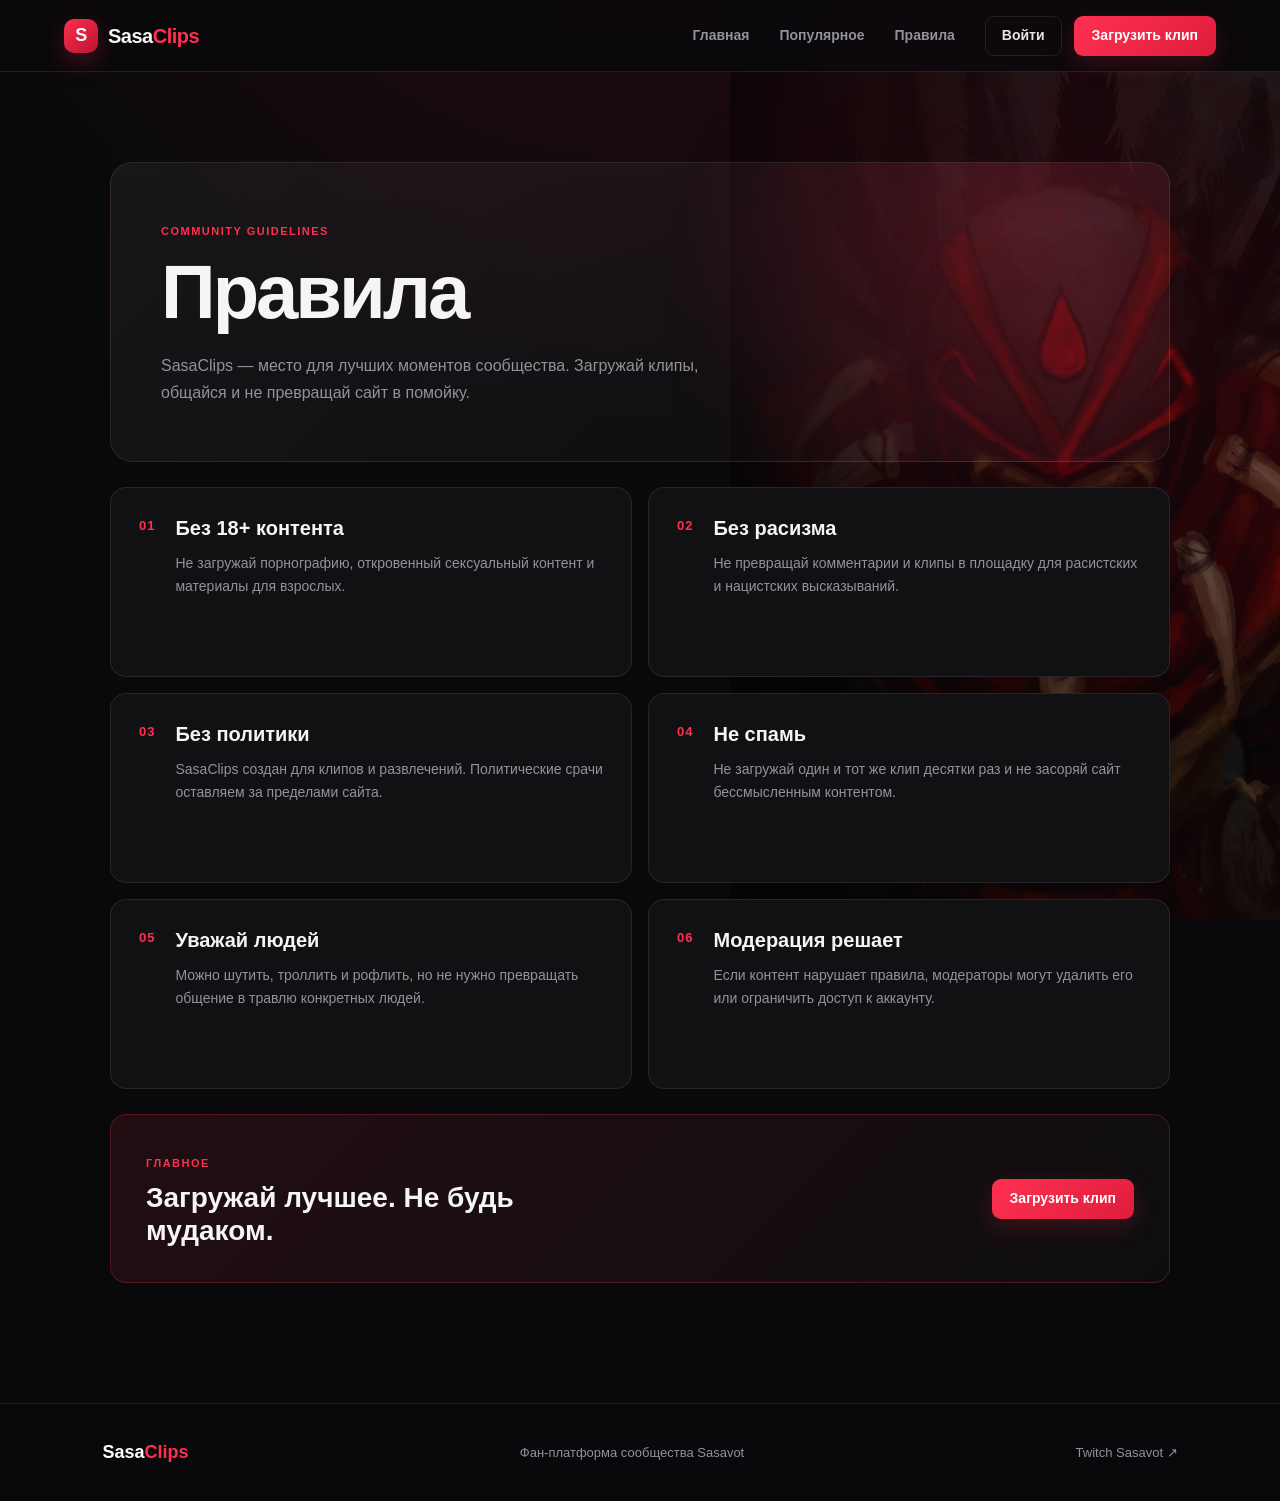
<file: rules.html>
<!DOCTYPE html>
<html lang="ru">

<head>

    <meta charset="UTF-8">

    <meta
        name="viewport"
        content="width=device-width, initial-scale=1.0"
    >

    <title>Правила — SasaClips</title>

    <link
        rel="stylesheet"
        href="style.css"
    >

</head>

<body>


<header class="navbar">


    <a
        href="index.html"
        class="logo"
    >

        <span class="logo-icon">
            S
        </span>

        <span>
            Sasa<span>Clips</span>
        </span>

    </a>


    <nav class="nav-links">

        <a href="index.html">
            Главная
        </a>

        <a href="index.html#clips">
            Популярное
        </a>

        <a href="rules.html">
            Правила
        </a>

    </nav>


    <div class="nav-actions">

        <a
            href="login.html"
            class="login-button"
        >
            Войти
        </a>


        <a
            href="upload.html"
            class="upload-button"
        >
            Загрузить клип
        </a>

    </div>

</header>


<main class="rules-page">


    <section class="rules-hero">

        <span class="section-label">
            COMMUNITY GUIDELINES
        </span>


        <h1>
            Правила
        </h1>


        <p>
            SasaClips — место для лучших моментов
            сообщества. Загружай клипы, общайся
            и не превращай сайт в помойку.
        </p>

    </section>


    <section class="rules-grid">


        <article class="rule-card">

            <div class="rule-number">
                01
            </div>


            <div>

                <h2>
                    Без 18+ контента
                </h2>


                <p>
                    Не загружай порнографию,
                    откровенный сексуальный контент
                    и материалы для взрослых.
                </p>

            </div>

        </article>


        <article class="rule-card">

            <div class="rule-number">
                02
            </div>


            <div>

                <h2>
                    Без расизма
                </h2>


                <p>
                    Не превращай комментарии и клипы
                    в площадку для расистских
                    и нацистских высказываний.
                </p>

            </div>

        </article>


        <article class="rule-card">

            <div class="rule-number">
                03
            </div>


            <div>

                <h2>
                    Без политики
                </h2>


                <p>
                    SasaClips создан для клипов
                    и развлечений. Политические
                    срачи оставляем за пределами сайта.
                </p>

            </div>

        </article>


        <article class="rule-card">

            <div class="rule-number">
                04
            </div>


            <div>

                <h2>
                    Не спамь
                </h2>


                <p>
                    Не загружай один и тот же клип
                    десятки раз и не засоряй сайт
                    бессмысленным контентом.
                </p>

            </div>

        </article>


        <article class="rule-card">

            <div class="rule-number">
                05
            </div>


            <div>

                <h2>
                    Уважай людей
                </h2>


                <p>
                    Можно шутить, троллить и рофлить,
                    но не нужно превращать общение
                    в травлю конкретных людей.
                </p>

            </div>

        </article>


        <article class="rule-card">

            <div class="rule-number">
                06
            </div>


            <div>

                <h2>
                    Модерация решает
                </h2>


                <p>
                    Если контент нарушает правила,
                    модераторы могут удалить его
                    или ограничить доступ к аккаунту.
                </p>

            </div>

        </article>


    </section>


    <section class="rules-footer-card">


        <div>

            <span class="section-label">
                Главное
            </span>


            <h2>
                Загружай лучшее.
                Не будь мудаком.
            </h2>

        </div>


        <a
            href="upload.html"
            class="upload-button"
        >
            Загрузить клип
        </a>

    </section>


</main>


<footer>


    <div class="footer-logo">
        Sasa<span>Clips</span>
    </div>


    <p>
        Фан-платформа сообщества Sasavot
    </p>


    <a
        href="https://www.twitch.tv/sasavot"
        target="_blank"
    >
        Twitch Sasavot ↗
    </a>


</footer>


<script src="auth.js"></script>


</body>

</html>
</file>
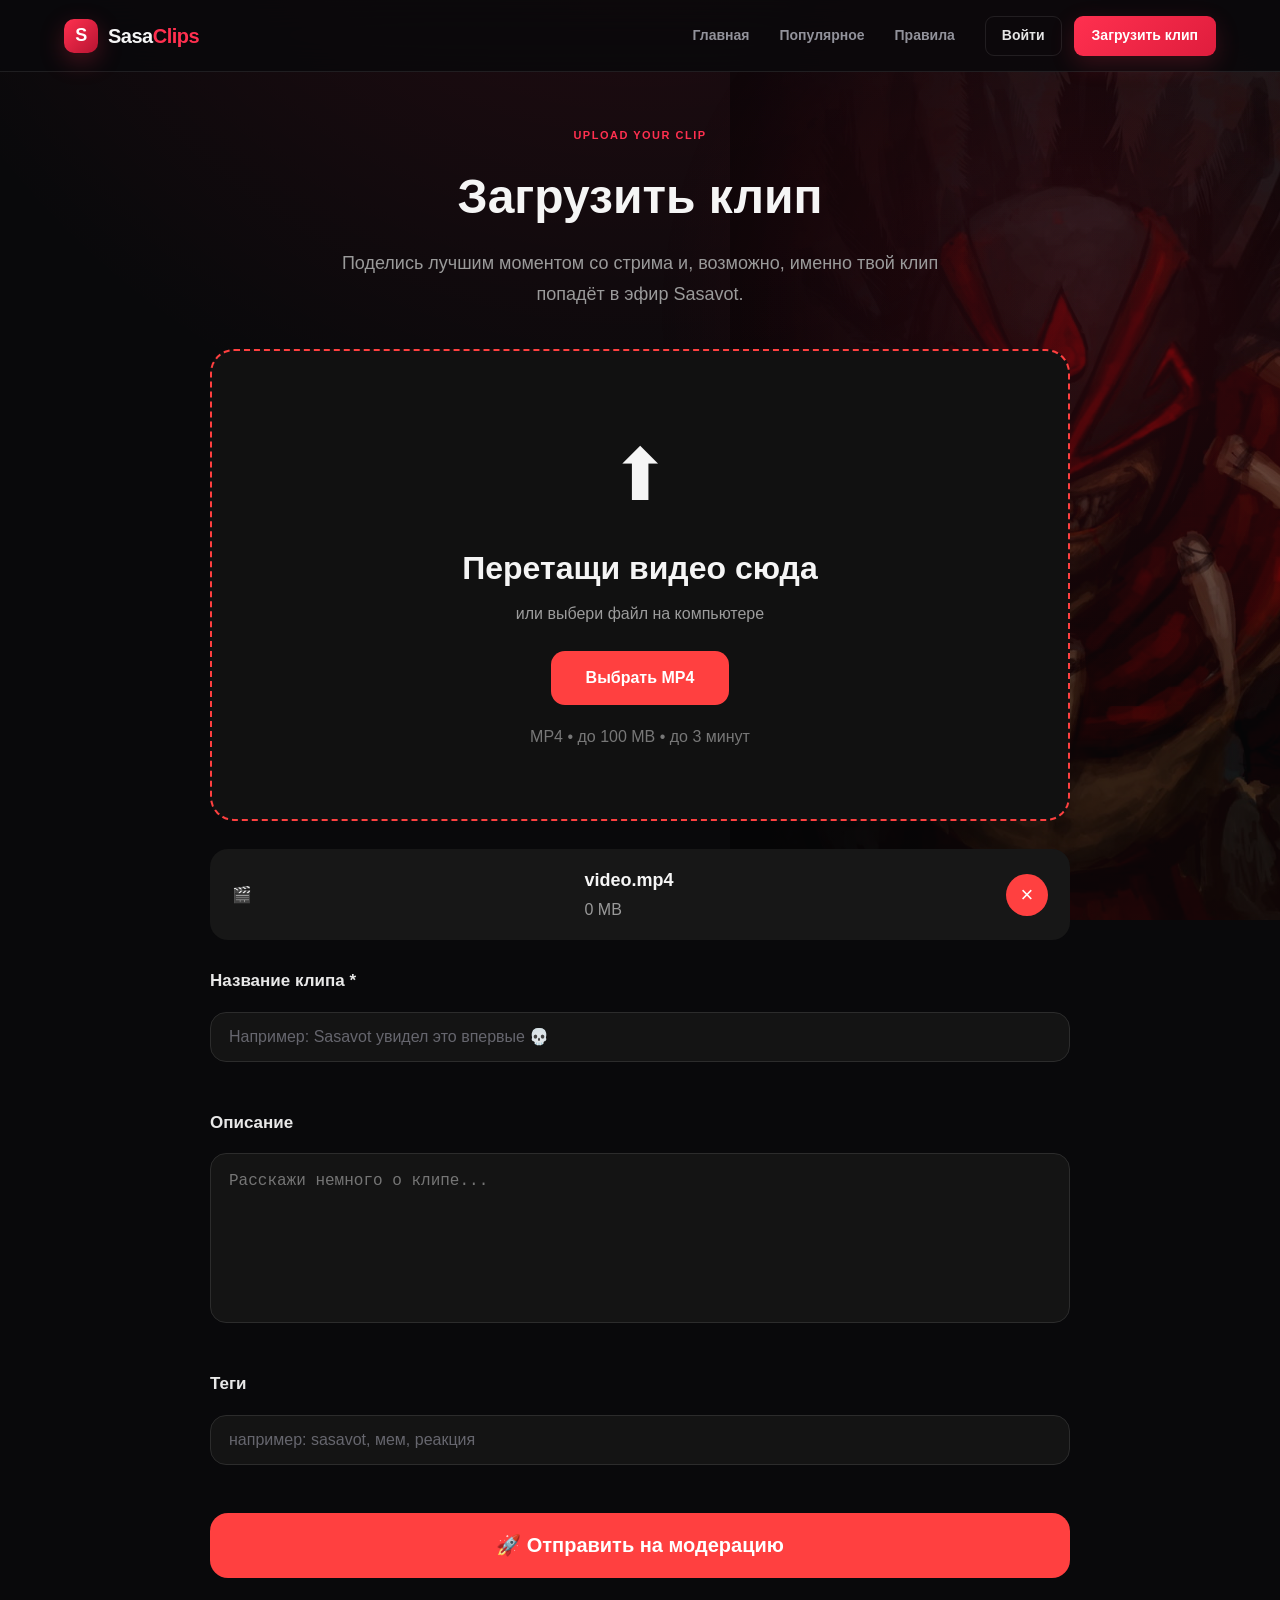
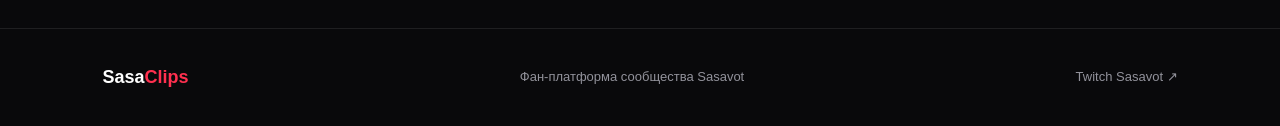
<file: upload.html>
<!DOCTYPE html>
<html lang="ru">

<head>

    <meta charset="UTF-8">

    <meta name="viewport" content="width=device-width, initial-scale=1.0">

    <title>Загрузить клип — SasaClips</title>

    <link rel="stylesheet" href="style.css">

</head>

<body>

    <header class="navbar">

        <a href="index.html" class="logo">

            <span class="logo-icon">
                S
            </span>

            <span>
                Sasa<span>Clips</span>
            </span>

        </a>

        <nav class="nav-links">

            <a href="index.html">
                Главная
            </a>

            <a href="index.html#clips">
                Популярное
            </a>

            <a href="rules.html">
                Правила
            </a>

        </nav>

        <div class="nav-actions">

            <a href="#" class="login-button">
                Войти
            </a>

            <a href="upload.html" class="upload-button">
                Загрузить клип
            </a>

        </div>

    </header>


    <main class="upload-page">

        <div class="upload-header">

            <span class="section-label">
                UPLOAD YOUR CLIP
            </span>

            <h1>
                Загрузить клип
            </h1>

            <p>
                Поделись лучшим моментом со стрима
                и, возможно, именно твой клип попадёт в эфир Sasavot.
            </p>

        </div>


        <form id="uploadForm" class="upload-form">


            <div
                class="drop-zone"
                id="dropZone"
            >

                <div class="upload-icon">
                    ⬆
                </div>

                <h2>
                    Перетащи видео сюда
                </h2>

                <p>
                    или выбери файл на компьютере
                </p>

                <label
                    for="videoFile"
                    class="choose-file-button"
                >
                    Выбрать MP4
                </label>

                <input
                    type="file"
                    id="videoFile"
                    accept="video/mp4,.mp4"
                    hidden
                >

                <span class="file-limit">
                    MP4 • до 100 MB • до 3 минут
                </span>

            </div>


            <div
                class="selected-file"
                id="selectedFile"
                hidden
            >

                <div class="file-icon">
                    🎬
                </div>

                <div class="file-info">

                    <strong id="fileName">
                        video.mp4
                    </strong>

                    <span id="fileDetails">
                        0 MB
                    </span>

                </div>

                <button
                    type="button"
                    id="removeFile"
                    class="remove-file"
                >
                    ×
                </button>

            </div>


            <div class="video-preview-container" id="previewContainer" hidden>

                <video
                    id="videoPreview"
                    controls
                ></video>

            </div>


            <div class="form-group">

                <label for="videoTitle">
                    Название клипа *
                </label>

                <input
                    type="text"
                    id="videoTitle"
                    placeholder="Например: Sasavot увидел это впервые 💀"
                    maxlength="100"
                    required
                >

            </div>


            <div class="form-group">

                <label for="videoDescription">
                    Описание
                </label>

                <textarea
                    id="videoDescription"
                    placeholder="Расскажи немного о клипе..."
                    maxlength="500"
                ></textarea>

            </div>


            <div class="form-group">

                <label for="videoTags">
                    Теги
                </label>

                <input
                    type="text"
                    id="videoTags"
                    placeholder="например: sasavot, мем, реакция"
                >

            </div>


            <div
                class="upload-progress-container"
                id="progressContainer"
                hidden
            >

                <div class="progress-info">

                    <span>
                        Загрузка...
                    </span>

                    <span id="progressPercent">
                        0%
                    </span>

                </div>

                <div class="progress-bar">

                    <div
                        class="progress-fill"
                        id="progressFill"
                    ></div>

                </div>

            </div>


            <button
                type="submit"
                class="submit-upload-button"
                id="submitButton"
            >

                🚀 Отправить на модерацию

            </button>


            <div
                class="upload-message"
                id="uploadMessage"
                hidden
            ></div>


        </form>

    </main>


    <footer>

        <div class="footer-logo">
            Sasa<span>Clips</span>
        </div>

        <p>
            Фан-платформа сообщества Sasavot
        </p>

        <a
            href="https://www.twitch.tv/sasavot"
            target="_blank"
        >
            Twitch Sasavot ↗
        </a>

    </footer>


    <script src="upload.js"></script>

</body>

</html>
</file>
<file: style.css>
/* =========================
   RESET
========================= */

* {
    box-sizing: border-box;
    margin: 0;
    padding: 0;
}

html {
    scroll-behavior: smooth;
}

body {
    min-height: 100vh;

    background:
        radial-gradient(
            circle at 50% -20%,
            rgba(255, 35, 75, 0.14),
            transparent 38%
        ),
        #09090b;

    color: #f5f5f5;

    font-family:
        Inter,
        Arial,
        sans-serif;

    line-height: 1.5;
}


/* =========================
   VARIABLES
========================= */

:root {
    --accent: #ff304f;
    --accent-dark: #d91f3c;

    --background: #09090b;
    --surface: #111114;
    --surface-light: #18181c;

    --border: rgba(255, 255, 255, 0.09);

    --text: #f5f5f5;
    --text-secondary: #92929b;
}


/* =========================
   LINKS / BUTTONS
========================= */

a {
    color: inherit;

    text-decoration: none;
}

button,
a {
    -webkit-tap-highlight-color: transparent;
}


/* =========================
   NAVBAR
========================= */

.navbar {
    position: sticky;

    top: 0;

    z-index: 100;

    display: flex;

    align-items: center;

    justify-content: space-between;

    gap: 30px;

    width: 100%;

    min-height: 72px;

    padding:
        0
        clamp(20px, 5vw, 80px);

    background:
        rgba(9, 9, 11, 0.82);

    border-bottom:
        1px solid var(--border);

    backdrop-filter: blur(20px);
}


/* LOGO */

.logo {
    display: flex;

    align-items: center;

    gap: 10px;

    flex-shrink: 0;

    font-size: 20px;

    font-weight: 900;

    letter-spacing: -0.5px;
}

.logo span span {
    color: var(--accent);
}

.logo-icon {
    display: flex;

    align-items: center;

    justify-content: center;

    width: 34px;

    height: 34px;

    border-radius: 10px;

    background:
        linear-gradient(
            135deg,
            #ff304f,
            #b81432
        );

    color: white;

    font-size: 18px;

    font-weight: 900;

    box-shadow:
        0 8px 25px
        rgba(255, 48, 79, 0.25);
}


/* NAV LINKS */

.nav-links {
    display: flex;

    align-items: center;

    gap: 30px;

    margin-left: auto;
}

.nav-links a {
    color: var(--text-secondary);

    font-size: 14px;

    font-weight: 600;

    transition: 0.2s ease;
}

.nav-links a:hover {
    color: white;
}


/* ACTIONS */

.nav-actions {
    display: flex;

    align-items: center;

    gap: 12px;
}


/* LOGIN */

.login-button {
    display: inline-flex;

    align-items: center;

    justify-content: center;

    min-height: 40px;

    padding:
        0
        16px;

    border:
        1px solid var(--border);

    border-radius: 9px;

    color: #e5e5e5;

    font-size: 14px;

    font-weight: 700;

    transition: 0.2s ease;
}

.login-button:hover {
    background: rgba(255, 255, 255, 0.06);

    border-color:
        rgba(255, 255, 255, 0.18);
}


/* UPLOAD BUTTON */

.upload-button {
    display: inline-flex;

    align-items: center;

    justify-content: center;

    min-height: 40px;

    padding:
        0
        18px;

    border: none;

    border-radius: 9px;

    background:
        linear-gradient(
            135deg,
            #ff304f,
            #df1d3d
        );

    color: white;

    font-size: 14px;

    font-weight: 800;

    cursor: pointer;

    box-shadow:
        0 8px 24px
        rgba(255, 48, 79, 0.18);

    transition:
        transform 0.2s ease,
        box-shadow 0.2s ease;
}

.upload-button:hover {
    transform: translateY(-2px);

    box-shadow:
        0 12px 30px
        rgba(255, 48, 79, 0.3);
}


/* =========================
   MAIN
========================= */

main {
    width: 100%;
}


/* =========================
   HERO
========================= */

.hero {
    position: relative;

    display: flex;

    align-items: center;

    min-height: 590px;

    padding:
        90px
        clamp(20px, 8vw, 150px);

    overflow: hidden;
}

.hero::before {
    content: "";

    position: absolute;

    top: 50px;

    left: 10%;

    width: 400px;

    height: 400px;

    border-radius: 50%;

    background:
        rgba(255, 30, 65, 0.1);

    filter: blur(100px);

    pointer-events: none;
}

.hero-content {
    position: relative;

    z-index: 1;

    max-width: 760px;
}

.section-label {
    display: inline-block;

    color: var(--accent);

    font-size: 11px;

    font-weight: 900;

    letter-spacing: 1.5px;

    text-transform: uppercase;
}

.hero h1 {
    max-width: 850px;

    margin-top: 18px;

    font-size:
        clamp(44px, 7vw, 82px);

    line-height: 0.98;

    letter-spacing: -4px;

    font-weight: 950;
}

.hero p {
    max-width: 580px;

    margin-top: 28px;

    color: var(--text-secondary);

    font-size: 17px;

    line-height: 1.7;
}

.hero-buttons {
    display: flex;

    align-items: center;

    gap: 14px;

    margin-top: 34px;
}

.secondary-button {
    display: inline-flex;

    align-items: center;

    justify-content: center;

    min-height: 44px;

    padding:
        0
        20px;

    border:
        1px solid var(--border);

    border-radius: 9px;

    color: #ddd;

    font-size: 14px;

    font-weight: 700;

    transition: 0.2s ease;
}

.secondary-button:hover {
    background: rgba(255, 255, 255, 0.06);

    border-color:
        rgba(255, 255, 255, 0.2);
}


/* =========================
   STATS
========================= */

.stats {
    display: grid;

    grid-template-columns:
        repeat(3, 1fr);

    gap: 16px;

    max-width: 1100px;

    margin:
        0
        auto;

    padding:
        0
        20px;
}

.stat-card {
    padding: 25px;

    border:
        1px solid var(--border);

    border-radius: 14px;

    background:
        rgba(255, 255, 255, 0.025);

    text-align: center;

    transition: 0.2s ease;
}

.stat-card:hover {
    transform: translateY(-3px);

    background:
        rgba(255, 255, 255, 0.045);
}

.stat-card strong {
    display: block;

    font-size: 30px;

    font-weight: 900;
}

.stat-card span {
    display: block;

    margin-top: 4px;

    color: var(--text-secondary);

    font-size: 13px;
}


/* =========================
   TOP CLIP
========================= */

.top-clip {
    max-width: 1100px;

    margin:
        100px
        auto
        0;

    padding:
        0
        20px;
}

.clip-card {
    display: flex;

    align-items: center;

    gap: 22px;

    margin-top: 18px;

    padding: 16px;

    border:
        1px
        solid
        var(--border);

    border-radius: 16px;

    background:
        linear-gradient(
            135deg,
            rgba(255, 255, 255, 0.055),
            rgba(255, 255, 255, 0.018)
        );

    transition: 0.25s ease;
}

.clip-card:hover {
    transform: translateY(-3px);

    border-color:
        rgba(255, 48, 79, 0.35);
}

.clip-preview {
    display: flex;

    align-items: center;

    justify-content: center;

    width: 220px;

    height: 125px;

    flex-shrink: 0;

    border-radius: 11px;

    background:
        linear-gradient(
            135deg,
            #24242a,
            #111114
        );

    color: var(--accent);

    font-size: 34px;
}

.clip-info h2 {
    font-size: 22px;
}

.clip-info p {
    margin-top: 8px;

    color: var(--text-secondary);

    font-size: 13px;
}


/* =========================
   CLIPS
========================= */

.clips-section {
    max-width: 1100px;

    margin:
        100px
        auto
        120px;

    padding:
        0
        20px;
}

.section-heading {
    display: flex;

    align-items: flex-end;

    justify-content: space-between;

    gap: 20px;

    margin-bottom: 25px;
}

.section-heading h2 {
    margin-top: 8px;

    font-size: 30px;

    letter-spacing: -1px;
}


/* FILTERS */

.clip-filters {
    display: flex;

    gap: 6px;

    padding: 4px;

    border:
        1px
        solid
        var(--border);

    border-radius: 9px;

    background:
        rgba(255, 255, 255, 0.025);
}

.clip-filters button {
    padding:
        8px
        13px;

    border: none;

    border-radius: 6px;

    background: transparent;

    color: var(--text-secondary);

    font-family: inherit;

    font-size: 12px;

    font-weight: 700;

    cursor: pointer;
}

.clip-filters button.active {
    background:
        rgba(255, 48, 79, 0.14);

    color: var(--accent);
}


/* GRID */

.clips-grid {
    display: grid;

    grid-template-columns:
        repeat(3, 1fr);

    gap: 16px;
}

.community-clip {
    position: relative;

    min-height: 240px;

    padding: 14px;

    border:
        1px
        solid
        var(--border);

    border-radius: 14px;

    background:
        var(--surface);

    overflow: hidden;

    transition: 0.25s ease;
}

.community-clip:hover {
    transform: translateY(-5px);

    border-color:
        rgba(255, 48, 79, 0.35);

    background:
        var(--surface-light);
}

.clip-thumbnail {
    display: flex;

    align-items: center;

    justify-content: center;

    width: 100%;

    height: 135px;

    margin-bottom: 15px;

    border-radius: 10px;

    background:
        linear-gradient(
            135deg,
            #222228,
            #121216
        );

    color: var(--accent);

    font-size: 28px;
}

.clip-tag {
    display: inline-block;

    margin-bottom: 7px;

    color: var(--accent);

    font-size: 10px;

    font-weight: 900;

    letter-spacing: 1px;
}

.community-clip h3 {
    font-size: 16px;

    line-height: 1.3;
}

.community-clip p {
    margin-top: 8px;

    color: var(--text-secondary);

    font-size: 12px;
}


/* =========================
   FOOTER
========================= */

footer {
    display: flex;

    align-items: center;

    justify-content: space-between;

    gap: 20px;

    padding:
        35px
        clamp(20px, 8vw, 150px);

    border-top:
        1px
        solid
        var(--border);

    color: var(--text-secondary);

    font-size: 13px;
}

.footer-logo {
    color: white;

    font-size: 18px;

    font-weight: 900;
}

.footer-logo span {
    color: var(--accent);
}

footer a {
    color: var(--text-secondary);

    transition: 0.2s ease;
}

footer a:hover {
    color: var(--accent);
}


/* =========================
   PROFILE
========================= */

.profile-page {
    max-width: 1100px;

    margin: 0 auto;

    padding:
        70px
        20px
        100px;
}

.profile-header {
    display: flex;

    align-items: center;

    gap: 25px;

    padding: 35px;

    border:
        1px
        solid
        var(--border);

    border-radius: 18px;

    background:
        linear-gradient(
            135deg,
            rgba(255, 255, 255, 0.055),
            rgba(255, 255, 255, 0.015)
        );
}

.profile-avatar {
    display: flex;

    align-items: center;

    justify-content: center;

    width: 100px;

    height: 100px;

    flex-shrink: 0;

    border-radius: 50%;

    background:
        linear-gradient(
            135deg,
            #ff304f,
            #a91431
        );

    color: white;

    font-size: 42px;

    font-weight: 900;

    box-shadow:
        0 0 35px
        rgba(255, 48, 79, 0.25);
}

.profile-info h1 {
    margin-top: 6px;

    font-size: 36px;
}

.profile-info p {
    margin-top: 5px;

    color: var(--text-secondary);
}

.logout-button {
    margin-left: auto;

    padding:
        10px
        18px;

    border:
        1px
        solid
        rgba(255, 48, 79, 0.35);

    border-radius: 8px;

    background:
        rgba(255, 48, 79, 0.08);

    color: #ff7185;

    font-family: inherit;

    font-weight: 700;

    cursor: pointer;
}

.profile-stats {
    display: grid;

    grid-template-columns:
        repeat(3, 1fr);

    gap: 16px;

    margin-top: 20px;
}

.profile-stat {
    padding: 22px;

    border:
        1px
        solid
        var(--border);

    border-radius: 14px;

    background:
        rgba(255, 255, 255, 0.025);

    text-align: center;
}

.profile-stat strong {
    display: block;

    font-size: 28px;
}

.profile-stat span {
    color: var(--text-secondary);

    font-size: 13px;
}

.profile-videos {
    margin-top: 65px;
}

.profile-videos h2 {
    margin-top: 8px;

    font-size: 30px;
}

.empty-state {
    margin-top: 25px;

    padding: 70px 20px;

    border:
        1px
        dashed
        var(--border);

    border-radius: 16px;

    text-align: center;
}

.empty-icon {
    font-size: 40px;
}

.empty-state h3 {
    margin-top: 15px;

    font-size: 21px;
}

.empty-state p {
    margin:
        8px
        auto
        25px;

    max-width: 400px;

    color: var(--text-secondary);
}


/* =========================
   MOBILE
========================= */

@media (max-width: 800px) {

    .navbar {
        flex-wrap: wrap;

        padding:
            15px
            20px;
    }

    .nav-links {
        order: 3;

        width: 100%;

        justify-content: center;

        margin: 0;
    }

    .hero {
        min-height: 520px;

        padding:
            70px
            20px;
    }

    .hero h1 {
        letter-spacing: -2px;
    }

    .clips-grid {
        grid-template-columns:
            repeat(2, 1fr);
    }

}

@media (max-width: 600px) {

    .nav-actions {
        gap: 6px;
    }

    .login-button,
    .upload-button {
        padding:
            0
            11px;

        font-size: 12px;
    }

    .hero-buttons {
        flex-direction: column;

        align-items: stretch;
    }

    .hero-buttons a {
        width: 100%;
    }

    .stats {
        grid-template-columns:
            1fr;
    }

    .clip-card {
        flex-direction: column;

        align-items: stretch;
    }

    .clip-preview {
        width: 100%;
    }

    .section-heading {
        align-items: flex-start;

        flex-direction: column;
    }

    .clips-grid {
        grid-template-columns:
            1fr;
    }

    footer {
        align-items: flex-start;

        flex-direction: column;
    }

    .profile-header {
        align-items: center;

        flex-direction: column;

        text-align: center;
    }

    .logout-button {
        margin-left: 0;
    }

    .profile-stats {
        grid-template-columns:
            1fr;
    }

}/* BLOODSEEKER BACKGROUND */

body {
    position: relative;
    overflow-x: hidden;
}

body::before {
    content: "";

    position: fixed;

    top: 70px;
    right: -100px;

    width: 650px;
    height: 850px;

    background-image:
        linear-gradient(
            90deg,
            #09090b 0%,
            rgba(9, 9, 11, 0.35) 45%,
            rgba(9, 9, 11, 0.05) 100%
        ),
        url("assets/bloodseeker.png");

    background-size: cover;
    background-position: center top;

    opacity: 0.38;

    filter:
        saturate(1.25)
        contrast(1.1);

    pointer-events: none;

    z-index: -1;
}

body::after {
    content: "";

    position: fixed;

    inset: 0;

    background:
        radial-gradient(
            circle at 85% 35%,
            rgba(255, 20, 50, 0.13),
            transparent 35%
        );

    pointer-events: none;

    z-index: -1;
}
/* =========================
   RULES PAGE
========================= */

.rules-page {
    max-width: 1100px;

    margin: 0 auto;

    padding:
        90px
        20px
        120px;
}


.rules-hero {
    position: relative;

    padding:
        55px
        50px;

    border:
        1px
        solid
        var(--border);

    border-radius: 22px;

    background:
        radial-gradient(
            circle at 85% 20%,
            rgba(255, 48, 79, 0.16),
            transparent 35%
        ),
        linear-gradient(
            135deg,
            rgba(255, 255, 255, 0.055),
            rgba(255, 255, 255, 0.015)
        );

    overflow: hidden;
}


.rules-hero h1 {
    margin-top: 12px;

    font-size:
        clamp(42px, 7vw, 76px);

    letter-spacing: -3px;

    line-height: 1;
}


.rules-hero p {
    max-width: 600px;

    margin-top: 22px;

    color: var(--text-secondary);

    font-size: 16px;

    line-height: 1.7;
}


.rules-grid {
    display: grid;

    grid-template-columns:
        repeat(2, 1fr);

    gap: 16px;

    margin-top: 25px;
}


.rule-card {
    display: flex;

    gap: 20px;

    min-height: 190px;

    padding: 28px;

    border:
        1px
        solid
        var(--border);

    border-radius: 16px;

    background:
        var(--surface);

    transition:
        transform 0.2s ease,
        border-color 0.2s ease,
        background 0.2s ease;
}


.rule-card:hover {
    transform: translateY(-4px);

    border-color:
        rgba(255, 48, 79, 0.35);

    background:
        var(--surface-light);
}


.rule-number {
    flex-shrink: 0;

    color: var(--accent);

    font-size: 13px;

    font-weight: 900;

    letter-spacing: 1px;
}


.rule-card h2 {
    font-size: 20px;

    line-height: 1.2;
}


.rule-card p {
    margin-top: 12px;

    color: var(--text-secondary);

    font-size: 14px;

    line-height: 1.65;
}


.rules-footer-card {
    display: flex;

    align-items: center;

    justify-content: space-between;

    gap: 25px;

    margin-top: 25px;

    padding: 35px;

    border:
        1px
        solid
        rgba(255, 48, 79, 0.25);

    border-radius: 16px;

    background:
        linear-gradient(
            135deg,
            rgba(255, 48, 79, 0.1),
            rgba(255, 255, 255, 0.025)
        );
}


.rules-footer-card h2 {
    max-width: 500px;

    margin-top: 8px;

    font-size: 28px;

    line-height: 1.15;
}


@media (max-width: 700px) {

    .rules-page {
        padding-top: 50px;
    }


    .rules-hero {
        padding: 35px 25px;
    }


    .rules-grid {
        grid-template-columns: 1fr;
    }


    .rule-card {
        min-height: auto;
    }


    .rules-footer-card {
        align-items: flex-start;

        flex-direction: column;
    }

}/* =========================
   AUTH PAGES
========================= */

.auth-page {
    min-height: calc(100vh - 72px);

    display: flex;

    align-items: center;

    justify-content: center;

    padding:
        70px
        20px
        100px;

    background:
        radial-gradient(
            circle at 50% 20%,
            rgba(255, 48, 79, 0.12),
            transparent 38%
        );
}


.auth-card {
    width: 100%;

    max-width: 460px;

    padding: 42px;

    border:
        1px
        solid
        var(--border);

    border-radius: 22px;

    background:
        linear-gradient(
            145deg,
            rgba(255, 255, 255, 0.065),
            rgba(255, 255, 255, 0.018)
        );

    box-shadow:
        0 30px 100px
        rgba(0, 0, 0, 0.35);
}


.auth-header {
    text-align: center;

    margin-bottom: 32px;
}


.auth-logo {
    display: flex;

    align-items: center;

    justify-content: center;

    width: 62px;

    height: 62px;

    margin:
        0
        auto
        22px;

    border-radius: 18px;

    background:
        linear-gradient(
            135deg,
            #ff304f,
            #a91431
        );

    color: white;

    font-size: 32px;

    font-weight: 900;

    box-shadow:
        0 12px 35px
        rgba(255, 48, 79, 0.28);
}


.auth-header h1 {
    margin-top: 10px;

    font-size: 32px;

    letter-spacing: -1px;
}


.auth-header p {
    margin-top: 10px;

    color: var(--text-secondary);

    font-size: 14px;

    line-height: 1.6;
}


.form-group {
    margin-bottom: 20px;
}


.form-group label {
    display: block;

    margin-bottom: 8px;

    color: #e8e8e8;

    font-size: 13px;

    font-weight: 700;
}


.form-group input {
    width: 100%;

    height: 50px;

    padding:
        0
        15px;

    border:
        1px
        solid
        var(--border);

    border-radius: 10px;

    outline: none;

    background:
        rgba(0, 0, 0, 0.25);

    color: white;

    font-family: inherit;

    font-size: 14px;

    transition:
        border-color 0.2s ease,
        box-shadow 0.2s ease,
        background 0.2s ease;
}


.form-group input::placeholder {
    color: #66666e;
}


.form-group input:focus {
    border-color:
        rgba(255, 48, 79, 0.75);

    background:
        rgba(0, 0, 0, 0.4);

    box-shadow:
        0 0 0 3px
        rgba(255, 48, 79, 0.1);
}


.form-group small {
    display: block;

    margin-top: 7px;

    color: #66666e;

    font-size: 11px;
}


.password-label {
    display: flex;

    align-items: center;

    justify-content: space-between;
}


.password-label label {
    margin-bottom: 8px;
}


.password-label a {
    margin-bottom: 8px;

    color: var(--accent);

    font-size: 11px;

    font-weight: 700;
}


.auth-submit {
    width: 100%;

    height: 50px;

    margin-top: 5px;

    border: none;

    border-radius: 10px;

    background:
        linear-gradient(
            135deg,
            #ff304f,
            #d91f3c
        );

    color: white;

    font-family: inherit;

    font-size: 14px;

    font-weight: 800;

    cursor: pointer;

    box-shadow:
        0 10px 28px
        rgba(255, 48, 79, 0.2);

    transition:
        transform 0.2s ease,
        box-shadow 0.2s ease;
}


.auth-submit:hover {
    transform: translateY(-2px);

    box-shadow:
        0 14px 35px
        rgba(255, 48, 79, 0.35);
}


.auth-message {
    min-height: 20px;

    margin-top: 15px;

    color: #ff7185;

    font-size: 13px;

    text-align: center;
}


.auth-footer {
    margin-top: 28px;

    padding-top: 22px;

    border-top:
        1px
        solid
        var(--border);

    color: var(--text-secondary);

    font-size: 13px;

    text-align: center;
}


.auth-footer a {
    color: var(--accent);

    font-weight: 800;
}


@media (max-width: 600px) {

    .auth-card {
        padding: 28px 22px;
    }

    .auth-header h1 {
        font-size: 28px;
    }


}/* ===========================
UPLOAD V2
=========================== */

.upload-page{
max-width:900px;
margin:50px auto;
padding:0 20px;
}

.upload-header{
text-align:center;
margin-bottom:40px;
}

.upload-header h1{
font-size:48px;
margin:15px 0;
}

.upload-header p{
font-size:18px;
color:#9a9a9a;
max-width:650px;
margin:auto;
line-height:1.7;
}

.upload-form{
display:flex;
flex-direction:column;
gap:28px;
}

.drop-zone{
border:2px dashed #ff4040;
background:#111;
border-radius:24px;
padding:70px 40px;
text-align:center;
transition:.25s;
cursor:pointer;
}

.drop-zone:hover{
background:#171717;
transform:translateY(-3px);
}

.upload-icon{
font-size:72px;
margin-bottom:15px;
}

.drop-zone h2{
font-size:32px;
margin:10px 0;
}

.drop-zone p{
color:#9c9c9c;
margin-bottom:25px;
}

.choose-file-button{
display:inline-flex;
padding:15px 35px;
background:#ff4040;
color:#fff;
border-radius:14px;
font-weight:700;
cursor:pointer;
transition:.2s;
}

.choose-file-button:hover{
background:#ff2424;
transform:scale(1.05);
}

.file-limit{
display:block;
margin-top:20px;
color:#777;
}

.selected-file{
display:flex;
justify-content:space-between;
align-items:center;
background:#171717;
border-radius:18px;
padding:18px 22px;
}

.file-info strong{
display:block;
font-size:18px;
margin-bottom:4px;
}

.file-info span{
color:#999;
}

.remove-file{
background:#ff4040;
border:none;
width:42px;
height:42px;
border-radius:50%;
color:#fff;
font-size:22px;
cursor:pointer;
}

.remove-file:hover{
background:#ff2222;
}

.video-preview-container video{
width:100%;
border-radius:22px;
background:#000;
}

.form-group{
display:flex;
flex-direction:column;
gap:10px;
}

.form-group label{
font-weight:700;
font-size:17px;
}

.form-group input,
.form-group textarea{
background:#141414;
border:1px solid #2c2c2c;
border-radius:16px;
padding:18px;
font-size:16px;
color:#fff;
outline:none;
transition:.2s;
}

.form-group input:focus,
.form-group textarea:focus{
border-color:#ff4040;
box-shadow:0 0 20px rgba(255,64,64,.25);
}

.form-group textarea{
resize:none;
height:170px;
}

.upload-progress-container{
background:#161616;
padding:18px;
border-radius:18px;
}

.progress-bar{
height:10px;
background:#222;
border-radius:20px;
overflow:hidden;
margin-top:10px;
}

.progress-fill{
height:100%;
width:0%;
background:#ff4040;
transition:.3s;
}

.submit-upload-button{
height:65px;
font-size:20px;
font-weight:700;
border:none;
border-radius:18px;
background:#ff4040;
color:#fff;
cursor:pointer;
transition:.25s;
}

.submit-upload-button:hover{
transform:translateY(-3px);
background:#ff2020;
box-shadow:0 20px 40px rgba(255,0,0,.25);
}

.upload-message{
padding:18px;
border-radius:16px;
text-align:center;
font-weight:700;
}

.upload-message.success{
background:#143d1d;
color:#7cff9d;
}

.upload-message.error{
background:#4b1818;
color:#ff8a8a;
}
</file>
